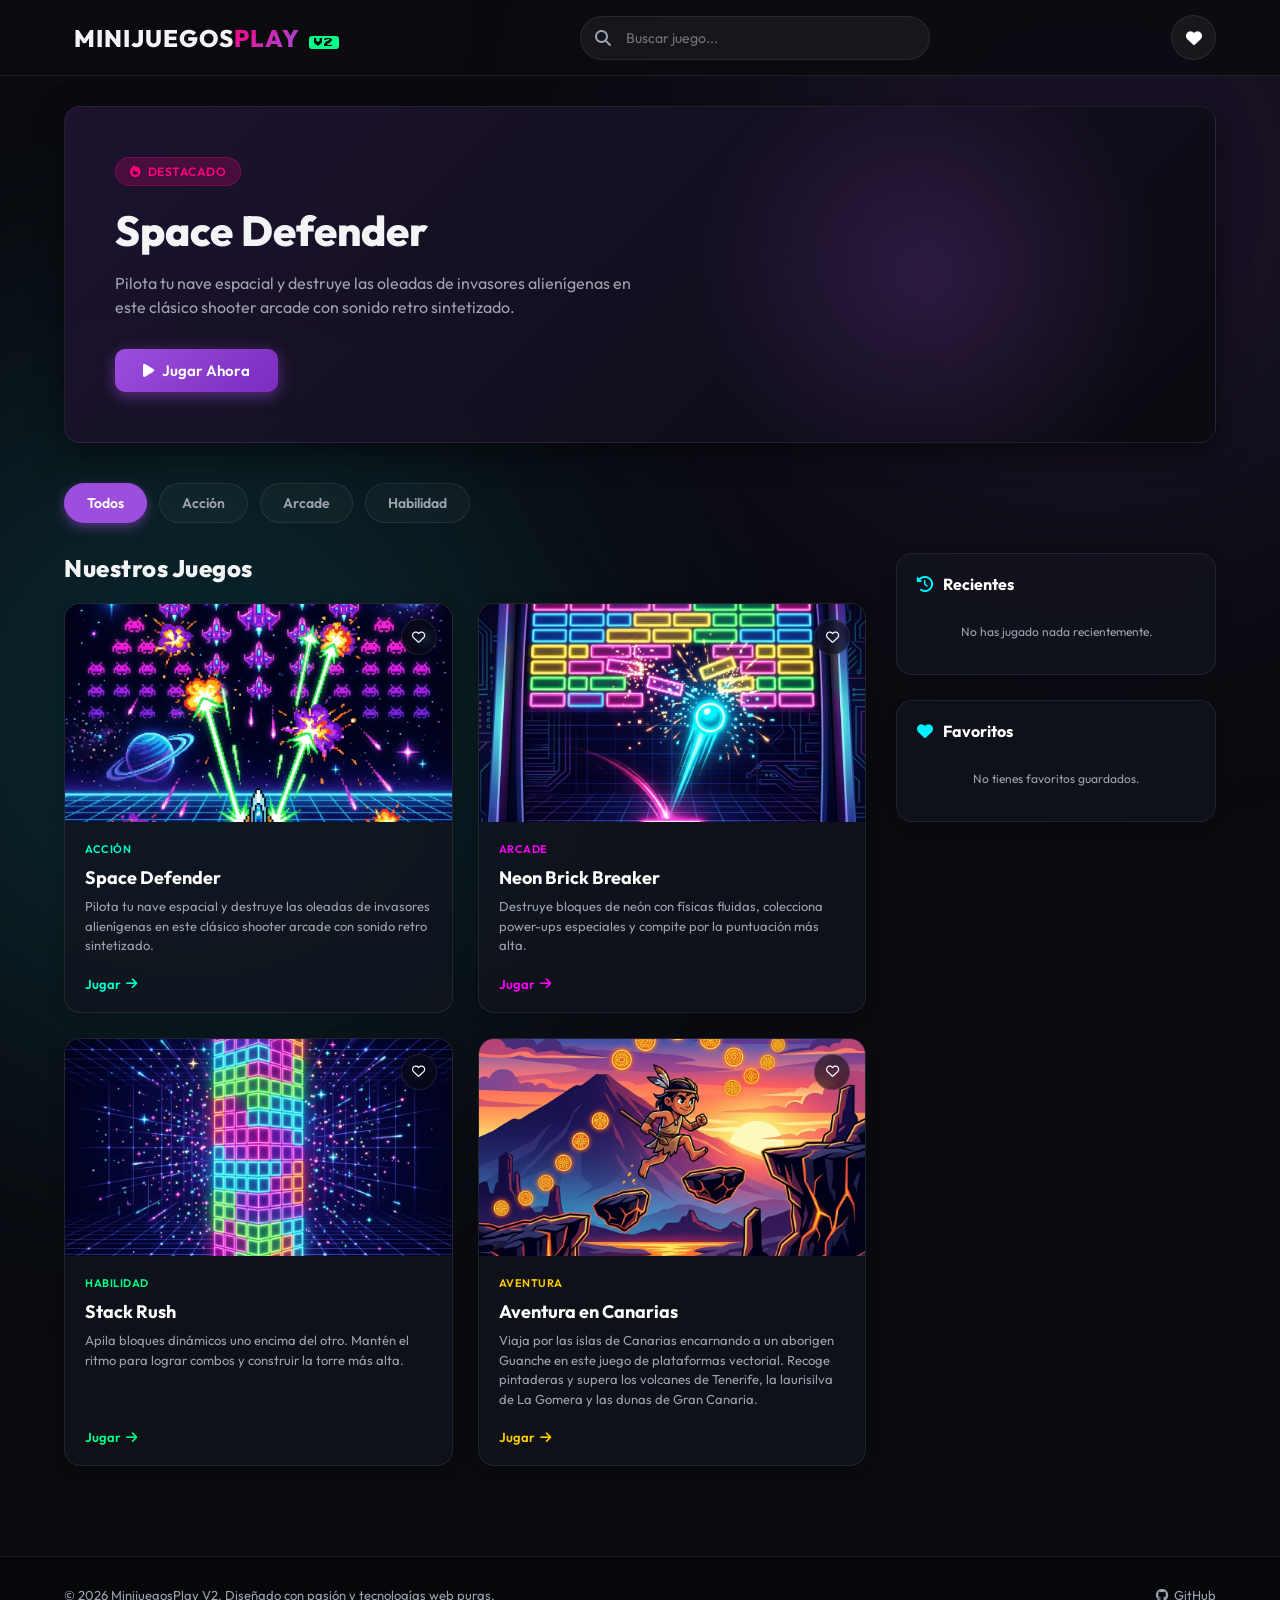
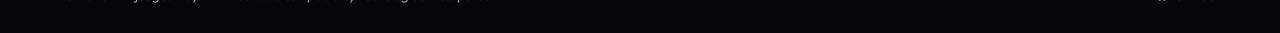
<file: index.html>
<!DOCTYPE html>
<html lang="es">
<head>
  <meta charset="UTF-8">
  <meta http-equiv="refresh" content="0; url=./site/index.html">
  <script type="text/javascript">
    window.location.href = "./site/index.html";
  </script>
  <title>Redirigiendo a MinijuegosPlay V2...</title>
  <style>
    body {
      background-color: #0a0b10;
      color: #9ca3af;
      font-family: sans-serif;
      display: flex;
      justify-content: center;
      align-items: center;
      height: 100vh;
      margin: 0;
    }
    a {
      color: #9d4edd;
      text-decoration: none;
    }
  </style>
</head>
<body>
  <p>Cargando portal. Si no eres redirigido automáticamente, <a href="./site/index.html">haz click aquí</a>.</p>
</body>
</html>
</file>
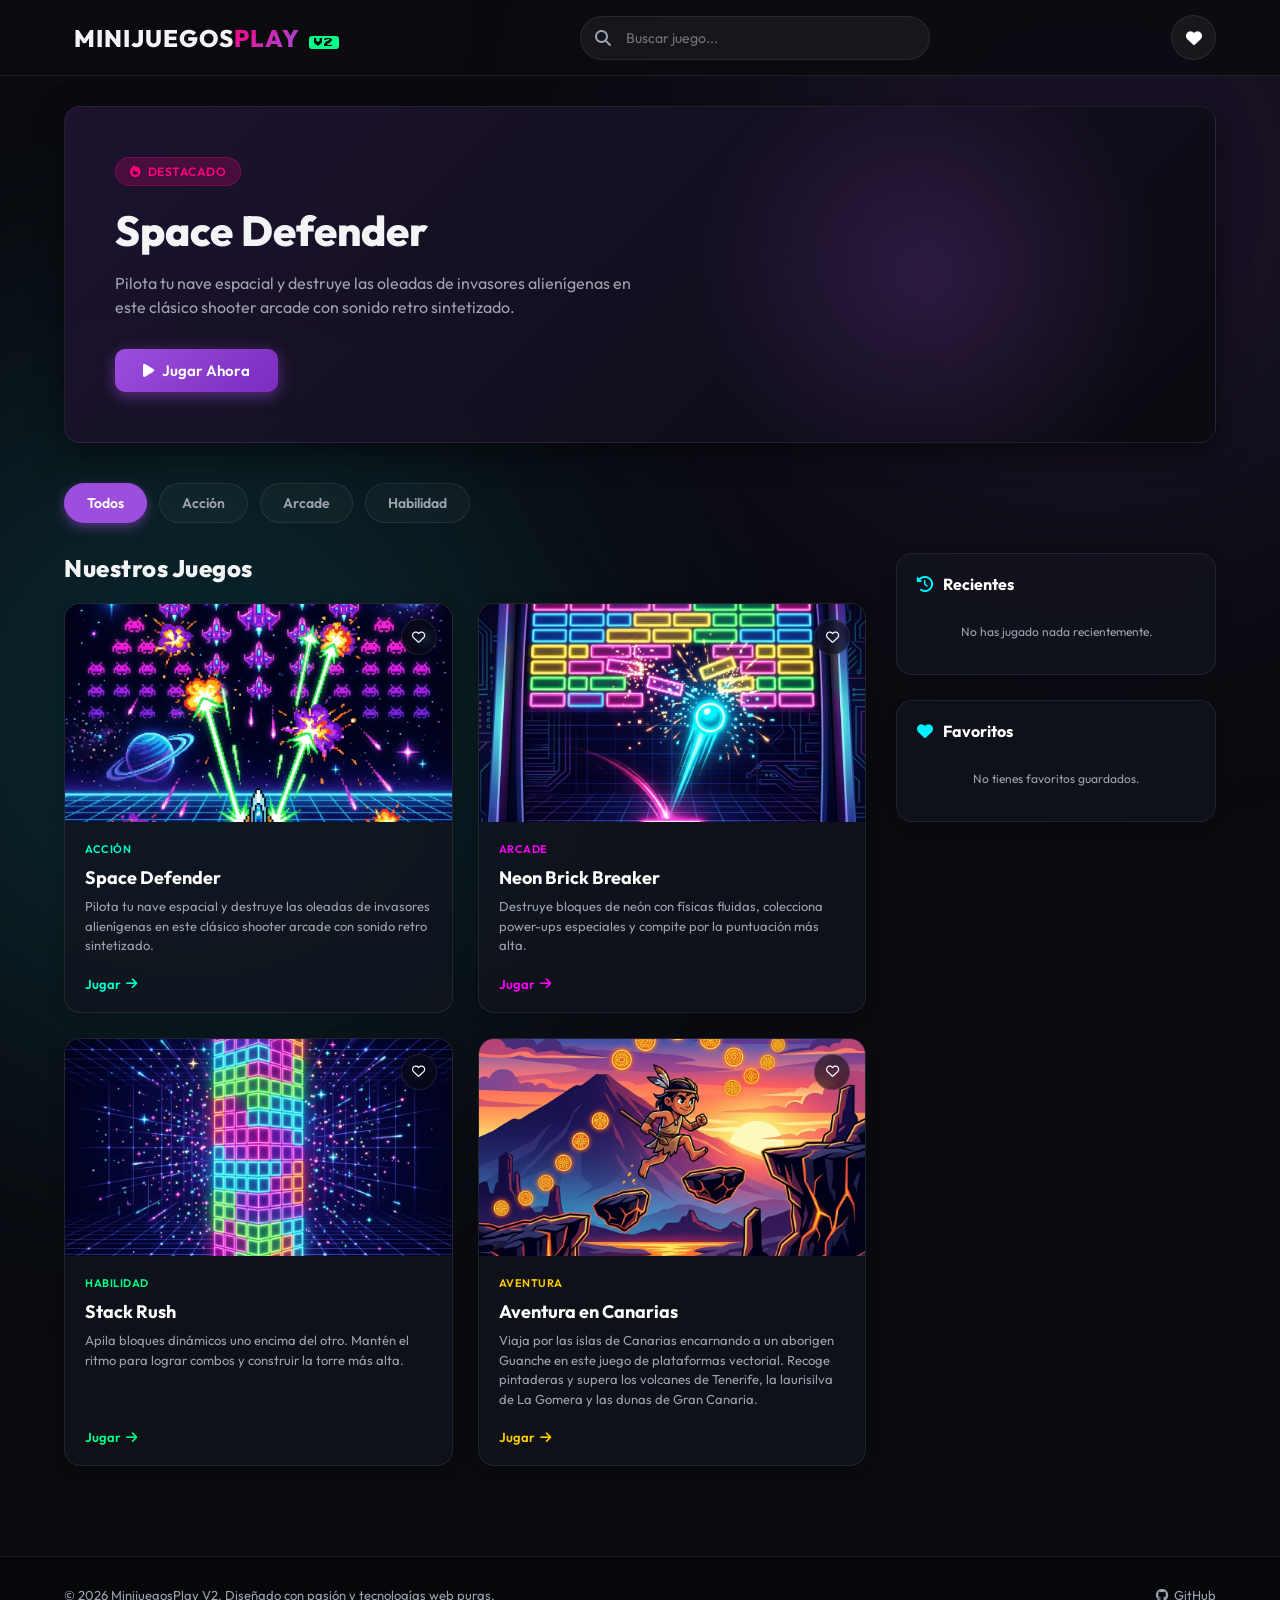
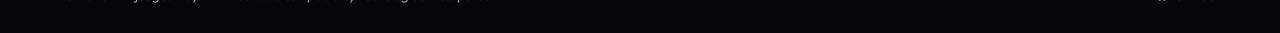
<file: site/index.html>
<!DOCTYPE html>
<html lang="es">
<head>
  <meta charset="UTF-8">
  <meta name="viewport" content="width=device-width, initial-scale=1.0">
  <title>MinijuegosPlay V2 | Tu Portal de Juegos Premium</title>
  <!-- Google Fonts -->
  <link rel="preconnect" href="https://fonts.googleapis.com">
  <link rel="preconnect" href="https://fonts.gstatic.com" crossorigin>
  <link href="https://fonts.googleapis.com/css2?family=Outfit:wght@300;400;600;800&family=Press+Start+2P&display=swap" rel="stylesheet">
  <!-- FontAwesome Icons -->
  <link rel="stylesheet" href="https://cdnjs.cloudflare.com/ajax/libs/font-awesome/6.4.0/css/all.min.css">
  <link rel="stylesheet" href="css/style.css">
</head>
<body>
  
  <!-- Ambient Background Glows -->
  <div class="ambient-glow glow-1"></div>
  <div class="ambient-glow glow-2"></div>

  <!-- Header -->
  <header>
    <div class="header-container">
      <div class="logo">
        <i class="fa-solid fa-gamepad-alt"></i>
        <span>MINIJUEGOS<span>PLAY</span> <small>V2</small></span>
      </div>
      
      <div class="search-box">
        <i class="fa-solid fa-magnifying-glass"></i>
        <input type="text" id="searchInput" placeholder="Buscar juego...">
      </div>

      <div class="nav-actions">
        <button id="showFavoritesBtn" class="btn-icon" title="Ver Favoritos">
          <i class="fa-solid fa-heart"></i>
        </button>
      </div>
    </div>
  </header>

  <!-- Main Layout -->
  <main class="main-container">
    
    <!-- Hero / Featured Game Section -->
    <section class="hero-section" id="heroSection">
      <div class="hero-content">
        <span class="hero-badge"><i class="fa-solid fa-fire"></i> DESTACADO</span>
        <h1 id="heroTitle">Cargando...</h1>
        <p id="heroDesc">Prepárate para la mejor experiencia arcade.</p>
        <div class="hero-actions">
          <button id="heroPlayBtn" class="btn btn-primary"><i class="fa-solid fa-play"></i> Jugar Ahora</button>
        </div>
      </div>
      <div class="hero-image-container" id="heroImageBg">
        <!-- Background image or canvas/css neon pattern -->
      </div>
    </section>

    <!-- Filters Section -->
    <section class="filters-section">
      <div class="categories-container" id="categoriesContainer">
        <button class="category-btn active" data-category="all">Todos</button>
        <button class="category-btn" data-category="Acción">Acción</button>
        <button class="category-btn" data-category="Arcade">Arcade</button>
        <button class="category-btn" data-category="Habilidad">Habilidad</button>
      </div>
    </section>

    <!-- Content Grid & Sidebar -->
    <div class="content-wrapper">
      
      <!-- Games Grid -->
      <section class="games-grid-section">
        <h2 class="section-title">Nuestros Juegos</h2>
        <div class="games-grid" id="gamesGrid">
          <!-- Dynamically populated via JS -->
        </div>
      </section>

      <!-- Sidebar -->
      <aside class="sidebar-section">
        
        <!-- Recently Played -->
        <div class="sidebar-card">
          <h3><i class="fa-solid fa-clock-rotate-left"></i> Recientes</h3>
          <div class="recent-list" id="recentList">
            <p class="empty-state">No has jugado nada recientemente.</p>
          </div>
        </div>

        <!-- Favorites List -->
        <div class="sidebar-card">
          <h3><i class="fa-solid fa-heart"></i> Favoritos</h3>
          <div class="favorites-list" id="favoritesList">
            <p class="empty-state">No tienes juegos favoritos agregados.</p>
          </div>
        </div>

      </aside>

    </div>
  </main>

  <!-- Footer -->
  <footer>
    <div class="footer-container">
      <p>&copy; 2026 MinijuegosPlay V2. Diseñado con pasión y tecnologías web puras.</p>
      <div class="footer-links">
        <a href="https://github.com/nmarafo/minijuegosplayv2" target="_blank"><i class="fa-brands fa-github"></i> GitHub</a>
      </div>
    </div>
  </footer>

  <!-- Game Player Modal overlay -->
  <div class="player-modal hidden" id="playerModal">
    <div class="modal-backdrop" id="modalBackdrop"></div>
    <div class="modal-container">
      
      <div class="modal-sidebar">
        <div class="sidebar-header">
          <button id="closePlayerBtn" class="btn btn-close"><i class="fa-solid fa-arrow-left"></i> Volver</button>
        </div>
        <div class="sidebar-info">
          <h2 id="modalGameTitle">Game Title</h2>
          <span class="category-tag" id="modalGameCategory">Category</span>
          <p class="game-desc" id="modalGameDesc">Description</p>
          
          <div class="instructions-card">
            <h4><i class="fa-solid fa-gamepad"></i> Instrucciones:</h4>
            <p id="modalGameInstructions">Instructions text...</p>
          </div>
        </div>
        <div class="sidebar-footer">
          <button id="modalFavBtn" class="btn btn-secondary btn-full"><i class="fa-solid fa-heart"></i> Favorito</button>
        </div>
      </div>

      <div class="modal-player-view">
        <div class="player-toolbar">
          <span class="status-indicator"><span class="dot"></span> Online</span>
          <div class="toolbar-actions">
            <button id="restartGameBtn" title="Reiniciar Juego"><i class="fa-solid fa-rotate-right"></i></button>
            <button id="fullscreenBtn" title="Pantalla Completa"><i class="fa-solid fa-expand"></i></button>
          </div>
        </div>
        <div class="iframe-wrapper">
          <iframe id="gameIframe" src="" frameborder="0" allowfullscreen></iframe>
        </div>
      </div>

    </div>
  </div>

  <script src="js/app.js"></script>
</body>
</html>
</file>
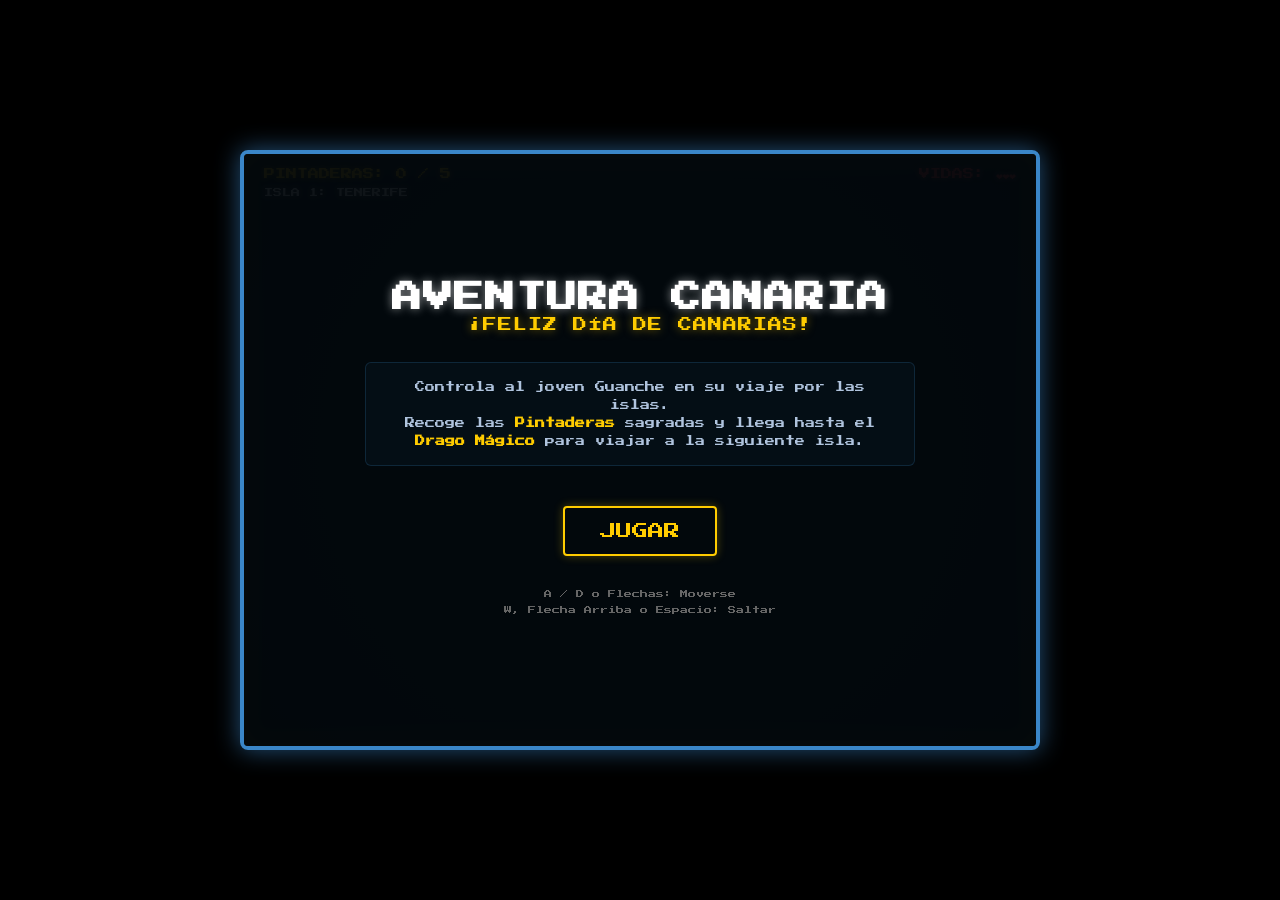
<file: games/aventura-canaria/index.html>
<!DOCTYPE html>
<html lang="es">
<head>
  <meta charset="UTF-8">
  <meta name="viewport" content="width=device-width, initial-scale=1.0">
  <title>Aventura en Canarias</title>
  <link href="https://fonts.googleapis.com/css2?family=Press+Start+2P&display=swap" rel="stylesheet">
  <link rel="stylesheet" href="style.css">
</head>
<body>
  <div class="game-container">
    <!-- UI Bar -->
    <div class="ui-bar">
      <div class="ui-left">
        <div class="score-container">PINTADERAS: <span id="score">0</span> / 5</div>
        <div class="level-container"><span id="levelName">ISLA 1: TENERIFE</span></div>
      </div>
      <div class="ui-right">
        <div class="lives-container">VIDAS: <span id="lives">❤❤❤</span></div>
      </div>
    </div>
    
    <canvas id="gameCanvas" width="800" height="600"></canvas>

    <!-- Virtual mobile touch pads (hidden on desktop) -->
    <div id="mobileControls" class="mobile-controls hidden">
      <div class="dpad">
        <button id="btnLeft" class="touch-btn"><i class="arrow-left">◀</i></button>
        <button id="btnRight" class="touch-btn"><i class="arrow-right">▶</i></button>
      </div>
      <div class="action-pad">
        <button id="btnJump" class="touch-btn action-btn"><i>▲</i></button>
      </div>
    </div>

    <!-- Start Screen -->
    <div class="screen" id="startScreen">
      <h1>AVENTURA CANARIA</h1>
      <p class="subtitle">¡FELIZ DÍA DE CANARIAS!</p>
      <div class="game-info">
        <p>Controla al joven Guanche en su viaje por las islas.</p>
        <p>Recoge las <strong>Pintaderas</strong> sagradas y llega hasta el <strong>Drago Mágico</strong> para viajar a la siguiente isla.</p>
      </div>
      <button id="startButton">JUGAR</button>
      <div class="controls-info">
        <p>A / D o Flechas: Moverse</p>
        <p>W, Flecha Arriba o Espacio: Saltar</p>
      </div>
    </div>

    <!-- Game Over Screen -->
    <div class="screen hidden" id="gameOverScreen">
      <h1 class="game-over-title">FIN DE LA AVENTURA</h1>
      <p>Te has quedado sin energías en el camino...</p>
      <button id="restartButton">REINTENTAR</button>
    </div>

    <!-- Win Screen -->
    <div class="screen hidden" id="winScreen">
      <h1 class="win-title">¡VICTORIA!</h1>
      <p class="subtitle">HAS UNIDO LAS SIETE ISLAS</p>
      <div class="game-info">
        <p>¡Has recolectado las pintaderas sagradas y completado el viaje por el archipiélago!</p>
        <p>¡Feliz Día de Canarias!</p>
      </div>
      <button id="winPlayAgainButton">JUGAR DE NUEVO</button>
    </div>
  </div>
  <script src="game.js"></script>
</body>
</html>
</file>
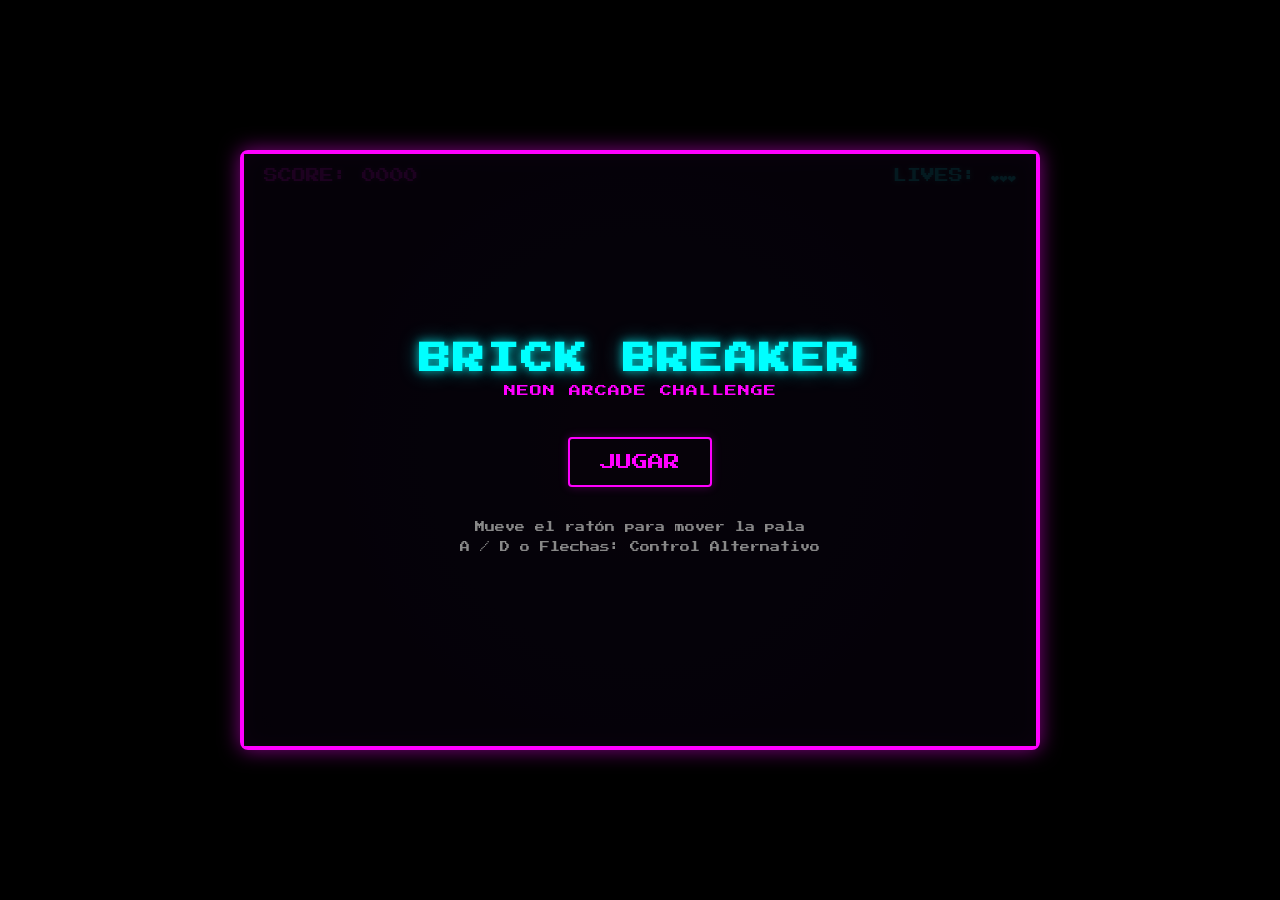
<file: games/brick-breaker/index.html>
<!DOCTYPE html>
<html lang="es">
<head>
  <meta charset="UTF-8">
  <meta name="viewport" content="width=device-width, initial-scale=1.0">
  <title>Neon Brick Breaker</title>
  <link href="https://fonts.googleapis.com/css2?family=Press+Start+2P&display=swap" rel="stylesheet">
  <link rel="stylesheet" href="style.css">
</head>
<body>
  <div class="game-container">
    <div class="ui-bar">
      <div class="score-container">SCORE: <span id="score">0000</span></div>
      <div class="lives-container">LIVES: <span id="lives">❤❤❤</span></div>
    </div>
    
    <canvas id="gameCanvas" width="800" height="600"></canvas>

    <div class="screen" id="startScreen">
      <h1>BRICK BREAKER</h1>
      <p class="subtitle">NEON ARCADE CHALLENGE</p>
      <button id="startButton">JUGAR</button>
      <div class="controls-info">
        <p>Mueve el ratón para mover la pala</p>
        <p>A / D o Flechas: Control Alternativo</p>
      </div>
    </div>

    <div class="screen hidden" id="gameOverScreen">
      <h1 class="game-over-title">FIN DEL JUEGO</h1>
      <p>Puntaje Final: <span id="finalScore">0</span></p>
      <button id="restartButton">REINTENTAR</button>
    </div>
  </div>
  <script src="game.js"></script>
</body>
</html>
</file>
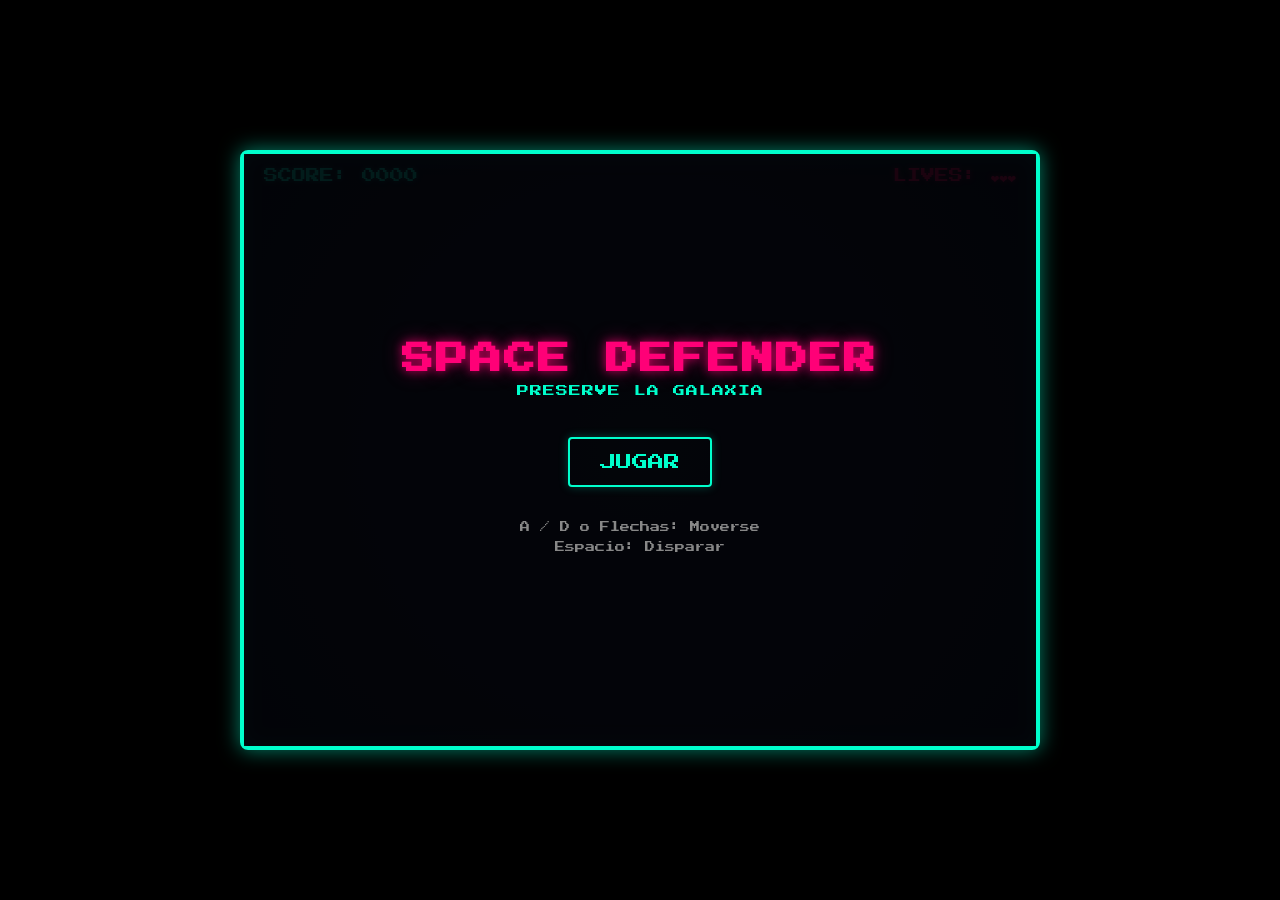
<file: games/space-defender/index.html>
<!DOCTYPE html>
<html lang="es">
<head>
  <meta charset="UTF-8">
  <meta name="viewport" content="width=device-width, initial-scale=1.0">
  <title>Retro Space Defender</title>
  <link href="https://fonts.googleapis.com/css2?family=Press+Start+2P&display=swap" rel="stylesheet">
  <link rel="stylesheet" href="style.css">
</head>
<body>
  <div class="game-container">
    <div class="ui-bar">
      <div class="score-container">SCORE: <span id="score">0000</span></div>
      <div class="lives-container">LIVES: <span id="lives">❤❤❤</span></div>
    </div>
    
    <canvas id="gameCanvas" width="800" height="600"></canvas>

    <div class="screen" id="startScreen">
      <h1>SPACE DEFENDER</h1>
      <p class="subtitle">PRESERVE LA GALAXIA</p>
      <button id="startButton">JUGAR</button>
      <div class="controls-info">
        <p>A / D o Flechas: Moverse</p>
        <p>Espacio: Disparar</p>
      </div>
    </div>

    <div class="screen hidden" id="gameOverScreen">
      <h1 class="game-over-title">FIN DEL JUEGO</h1>
      <p>Puntaje Final: <span id="finalScore">0</span></p>
      <button id="restartButton">REINTENTAR</button>
    </div>
  </div>
  <script src="game.js"></script>
</body>
</html>
</file>
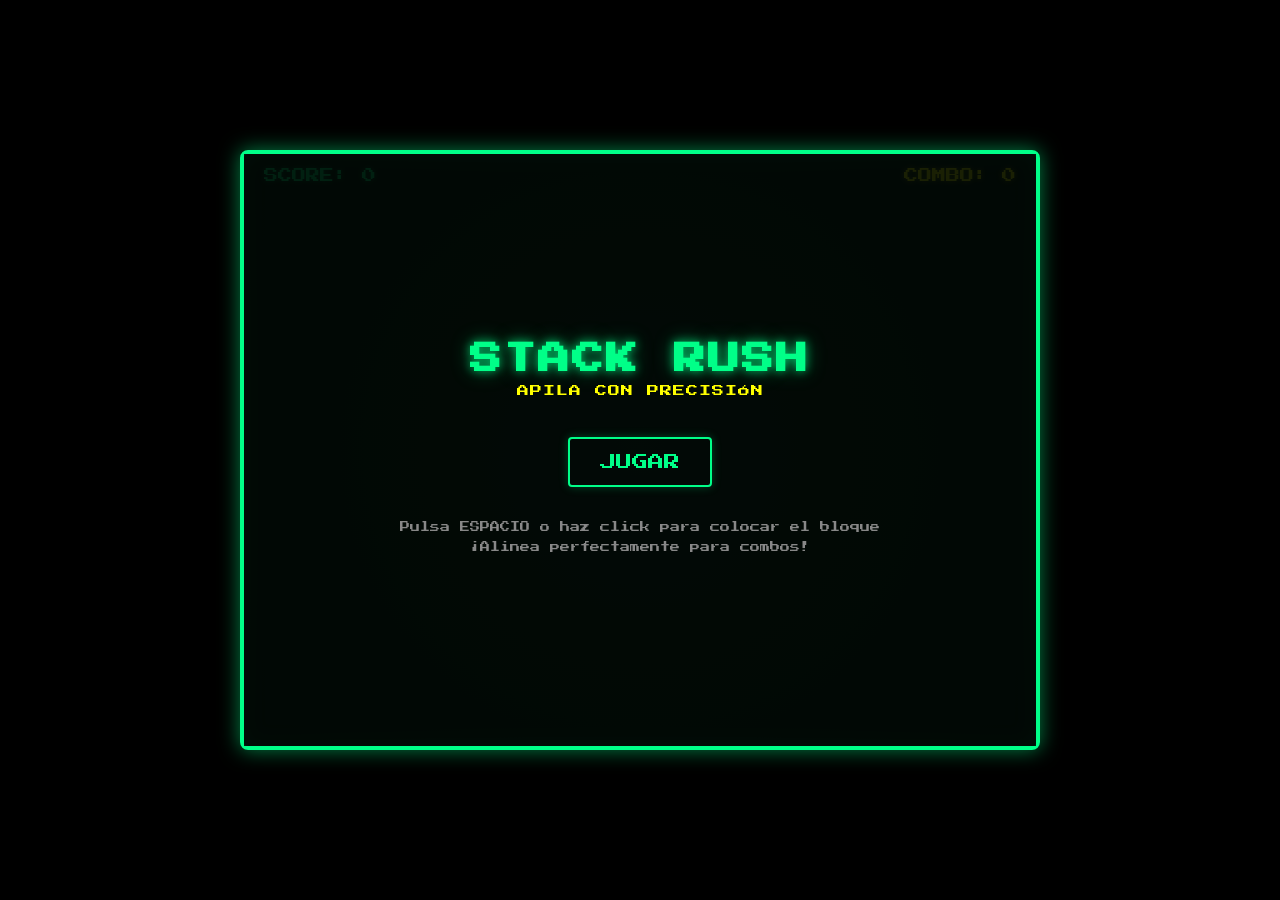
<file: games/stack-rush/index.html>
<!DOCTYPE html>
<html lang="es">
<head>
  <meta charset="UTF-8">
  <meta name="viewport" content="width=device-width, initial-scale=1.0">
  <title>Stack Rush</title>
  <link href="https://fonts.googleapis.com/css2?family=Press+Start+2P&display=swap" rel="stylesheet">
  <link rel="stylesheet" href="style.css">
</head>
<body>
  <div class="game-container">
    <div class="ui-bar">
      <div class="score-container">SCORE: <span id="score">0</span></div>
      <div class="combo-container">COMBO: <span id="combo">0</span></div>
    </div>
    
    <canvas id="gameCanvas" width="800" height="600"></canvas>

    <div class="screen" id="startScreen">
      <h1>STACK RUSH</h1>
      <p class="subtitle">APILA CON PRECISIÓN</p>
      <button id="startButton">JUGAR</button>
      <div class="controls-info">
        <p>Pulsa ESPACIO o haz click para colocar el bloque</p>
        <p>¡Alinea perfectamente para combos!</p>
      </div>
    </div>

    <div class="screen hidden" id="gameOverScreen">
      <h1 class="game-over-title">FIN DEL JUEGO</h1>
      <p>Puntaje Final: <span id="finalScore">0</span></p>
      <button id="restartButton">REINTENTAR</button>
    </div>
  </div>
  <script src="game.js"></script>
</body>
</html>
</file>
<file: site/css/style.css>
/* Design System & Variables */
:root {
  --bg-main: #0a0b10;
  --bg-surface: rgba(18, 20, 30, 0.7);
  --bg-surface-opaque: #12141e;
  --border-color: rgba(255, 255, 255, 0.08);
  --border-hover: rgba(255, 255, 255, 0.2);
  
  --primary: #9d4edd;
  --primary-glow: rgba(157, 78, 221, 0.5);
  --accent-cyan: #00f0ff;
  --accent-pink: #ff007f;
  --accent-green: #00ff88;
  
  --text-main: #f3f4f6;
  --text-muted: #9ca3af;
  --text-inverse: #0a0b10;
  
  --font-sans: 'Outfit', sans-serif;
  --font-display: 'Outfit', sans-serif;
  --transition-smooth: all 0.3s cubic-bezier(0.4, 0, 0.2, 1);
  --radius-lg: 16px;
  --radius-md: 10px;
  --radius-sm: 6px;
  --shadow-lg: 0 10px 30px rgba(0, 0, 0, 0.5);
}

/* Reset */
* {
  margin: 0;
  padding: 0;
  box-sizing: border-box;
}

body {
  background-color: var(--bg-main);
  color: var(--text-main);
  font-family: var(--font-sans);
  overflow-x: hidden;
  position: relative;
  min-height: 100vh;
  display: flex;
  flex-direction: column;
}

/* Ambient Background Lights */
.ambient-glow {
  position: fixed;
  width: 50vw;
  height: 50vw;
  border-radius: 50%;
  pointer-events: none;
  filter: blur(160px);
  z-index: -1;
  opacity: 0.15;
}

.glow-1 {
  background: var(--primary);
  top: -10vw;
  right: -10vw;
}

.glow-2 {
  background: var(--accent-cyan);
  bottom: -10vw;
  left: -10vw;
}

/* Header */
header {
  background: rgba(10, 11, 16, 0.8);
  backdrop-filter: blur(12px);
  border-bottom: 1px solid var(--border-color);
  position: sticky;
  top: 0;
  z-index: 100;
  padding: 15px 0;
}

.header-container {
  width: 90%;
  max-width: 1400px;
  margin: 0 auto;
  display: flex;
  justify-content: space-between;
  align-items: center;
}

.logo {
  font-family: var(--font-display);
  font-weight: 800;
  font-size: 24px;
  display: flex;
  align-items: center;
  gap: 10px;
  letter-spacing: 1px;
}

.logo i {
  color: var(--accent-cyan);
  font-size: 28px;
  text-shadow: 0 0 10px rgba(0, 240, 255, 0.5);
}

.logo span span {
  background: linear-gradient(135deg, var(--accent-pink), var(--primary));
  -webkit-background-clip: text;
  -webkit-text-fill-color: transparent;
}

.logo small {
  font-family: 'Press Start 2P', monospace;
  font-size: 9px;
  background: var(--accent-green);
  color: #000;
  padding: 2px 5px;
  border-radius: 3px;
  margin-left: 5px;
  font-weight: normal;
}

.search-box {
  position: relative;
  width: 350px;
}

.search-box i {
  position: absolute;
  left: 15px;
  top: 50%;
  transform: translateY(-50%);
  color: var(--text-muted);
}

.search-box input {
  width: 100%;
  padding: 12px 15px 12px 45px;
  background: rgba(255, 255, 255, 0.05);
  border: 1px solid var(--border-color);
  border-radius: 30px;
  color: #fff;
  font-family: var(--font-sans);
  font-size: 14px;
  outline: none;
  transition: var(--transition-smooth);
}

.search-box input:focus {
  background: rgba(255, 255, 255, 0.08);
  border-color: var(--primary);
  box-shadow: 0 0 15px var(--primary-glow);
}

.nav-actions {
  display: flex;
  gap: 15px;
}

/* Main Container Layout */
.main-container {
  width: 90%;
  max-width: 1400px;
  margin: 30px auto;
  flex: 1;
}

/* Hero Section */
.hero-section {
  position: relative;
  background: linear-gradient(135deg, rgba(30, 20, 50, 0.8) 0%, rgba(10, 11, 16, 0.9) 100%);
  border: 1px solid var(--border-color);
  border-radius: var(--radius-lg);
  padding: 50px;
  overflow: hidden;
  display: flex;
  justify-content: space-between;
  align-items: center;
  margin-bottom: 40px;
  box-shadow: var(--shadow-lg);
}

.hero-content {
  max-width: 50%;
  z-index: 2;
}

.hero-badge {
  display: inline-flex;
  align-items: center;
  gap: 6px;
  background: rgba(255, 0, 127, 0.2);
  color: var(--accent-pink);
  border: 1px solid rgba(255, 0, 127, 0.3);
  padding: 6px 14px;
  border-radius: 30px;
  font-size: 12px;
  font-weight: 600;
  text-transform: uppercase;
  margin-bottom: 20px;
  letter-spacing: 0.5px;
}

.hero-section h1 {
  font-size: 42px;
  font-weight: 800;
  margin-bottom: 15px;
  line-height: 1.2;
}

.hero-section p {
  color: var(--text-muted);
  font-size: 16px;
  margin-bottom: 30px;
  line-height: 1.5;
}

.hero-image-container {
  position: absolute;
  right: 0;
  top: 0;
  width: 50%;
  height: 100%;
  background: radial-gradient(circle, rgba(157, 78, 221, 0.2) 0%, transparent 70%);
  z-index: 1;
  pointer-events: none;
}

/* Buttons */
.btn {
  display: inline-flex;
  align-items: center;
  gap: 8px;
  padding: 12px 28px;
  border-radius: var(--radius-md);
  font-family: var(--font-sans);
  font-size: 15px;
  font-weight: 600;
  cursor: pointer;
  transition: var(--transition-smooth);
  outline: none;
}

.btn-primary {
  background: linear-gradient(135deg, var(--primary), #7b2cbf);
  color: #fff;
  border: none;
  box-shadow: 0 4px 15px var(--primary-glow);
}

.btn-primary:hover {
  transform: translateY(-2px);
  box-shadow: 0 6px 20px rgba(157, 78, 221, 0.7);
}

.btn-secondary {
  background: rgba(255, 255, 255, 0.05);
  color: #fff;
  border: 1px solid var(--border-color);
}

.btn-secondary:hover {
  background: rgba(255, 255, 255, 0.1);
  border-color: var(--border-hover);
}

.btn-full {
  width: 100%;
  justify-content: center;
}

.btn-icon {
  background: rgba(255, 255, 255, 0.05);
  border: 1px solid var(--border-color);
  color: #fff;
  width: 45px;
  height: 45px;
  border-radius: 50%;
  display: flex;
  align-items: center;
  justify-content: center;
  cursor: pointer;
  font-size: 16px;
  transition: var(--transition-smooth);
}

.btn-icon:hover {
  background: rgba(255, 255, 255, 0.1);
  border-color: var(--border-hover);
  color: var(--accent-pink);
  transform: scale(1.05);
}

.btn-icon.active {
  background: rgba(255, 0, 127, 0.2);
  color: var(--accent-pink);
  border-color: var(--accent-pink);
}

/* Category Filters */
.filters-section {
  margin-bottom: 30px;
}

.categories-container {
  display: flex;
  gap: 12px;
  flex-wrap: wrap;
}

.category-btn {
  background: rgba(255, 255, 255, 0.03);
  border: 1px solid var(--border-color);
  color: var(--text-muted);
  padding: 10px 22px;
  border-radius: 30px;
  font-family: var(--font-sans);
  font-size: 14px;
  font-weight: 600;
  cursor: pointer;
  transition: var(--transition-smooth);
}

.category-btn:hover {
  background: rgba(255, 255, 255, 0.07);
  color: #fff;
  border-color: var(--border-hover);
}

.category-btn.active {
  background: var(--primary);
  color: #fff;
  border-color: var(--primary);
  box-shadow: 0 4px 12px var(--primary-glow);
}

/* Content wrapper */
.content-wrapper {
  display: grid;
  grid-template-columns: 1fr 320px;
  gap: 30px;
}

.section-title {
  font-size: 24px;
  font-weight: 800;
  margin-bottom: 20px;
  letter-spacing: 0.5px;
}

/* Games Grid */
.games-grid {
  display: grid;
  grid-template-columns: repeat(auto-fill, minmax(280px, 1fr));
  gap: 25px;
}

/* Card glassmorphism styling */
.game-card {
  background: var(--bg-surface);
  backdrop-filter: blur(12px);
  border: 1px solid var(--border-color);
  border-radius: var(--radius-lg);
  overflow: hidden;
  display: flex;
  flex-direction: column;
  height: 100%;
  transition: var(--transition-smooth);
  box-shadow: 0 4px 15px rgba(0, 0, 0, 0.2);
}

.game-card:hover {
  transform: translateY(-5px);
  border-color: var(--border-hover);
  box-shadow: 0 10px 25px rgba(0, 0, 0, 0.4);
}

.card-img-wrapper {
  position: relative;
  padding-top: 56.25%; /* 16:9 Aspect Ratio */
  overflow: hidden;
  background: #151825;
}

/* Custom CSS visual pattern when thumbnail image isn't loaded */
.card-img-placeholder {
  position: absolute;
  top: 0;
  left: 0;
  width: 100%;
  height: 100%;
  display: flex;
  align-items: center;
  justify-content: center;
  transition: var(--transition-smooth);
}

.game-card:hover .card-img-placeholder {
  transform: scale(1.08);
}

.card-img-placeholder img {
  width: 100%;
  height: 100%;
  object-fit: cover;
  position: absolute;
  top: 0;
  left: 0;
}

.card-fav-btn {
  position: absolute;
  top: 15px;
  right: 15px;
  background: rgba(10, 11, 16, 0.6);
  backdrop-filter: blur(5px);
  border: 1px solid rgba(255, 255, 255, 0.1);
  color: #fff;
  width: 36px;
  height: 36px;
  border-radius: 50%;
  display: flex;
  align-items: center;
  justify-content: center;
  cursor: pointer;
  z-index: 5;
  transition: var(--transition-smooth);
}

.card-fav-btn:hover {
  background: #fff;
  color: var(--accent-pink);
  transform: scale(1.1);
}

.card-fav-btn.active {
  background: var(--accent-pink);
  color: #fff;
  border-color: var(--accent-pink);
}

.card-content {
  padding: 20px;
  display: flex;
  flex-direction: column;
  flex: 1;
}

.card-header-row {
  display: flex;
  justify-content: space-between;
  align-items: flex-start;
  margin-bottom: 10px;
}

.card-category {
  font-size: 11px;
  font-weight: 600;
  color: var(--text-muted);
  text-transform: uppercase;
  letter-spacing: 0.5px;
}

.card-title {
  font-size: 18px;
  font-weight: 700;
  color: #fff;
  margin-bottom: 8px;
  line-height: 1.3;
}

.card-desc {
  font-size: 13px;
  color: var(--text-muted);
  line-height: 1.5;
  margin-bottom: 20px;
  flex: 1;
}

.card-footer {
  display: flex;
  justify-content: space-between;
  align-items: center;
  margin-top: auto;
}

.play-badge {
  font-size: 13px;
  font-weight: 600;
  color: var(--accent-cyan);
  display: flex;
  align-items: center;
  gap: 5px;
  transition: var(--transition-smooth);
}

.game-card:hover .play-badge {
  color: #fff;
  transform: translateX(3px);
}

/* Sidebar styling */
.sidebar-section {
  display: flex;
  flex-direction: column;
  gap: 25px;
}

.sidebar-card {
  background: var(--bg-surface);
  backdrop-filter: blur(12px);
  border: 1px solid var(--border-color);
  border-radius: var(--radius-lg);
  padding: 20px;
  box-shadow: 0 4px 15px rgba(0, 0, 0, 0.2);
}

.sidebar-card h3 {
  font-size: 16px;
  font-weight: 700;
  margin-bottom: 15px;
  display: flex;
  align-items: center;
  gap: 10px;
  color: #fff;
}

.sidebar-card h3 i {
  color: var(--accent-cyan);
}

.empty-state {
  color: var(--text-muted);
  font-size: 12px;
  text-align: center;
  padding: 15px 0;
}

/* Lists inside Sidebar */
.recent-list, .favorites-list {
  display: flex;
  flex-direction: column;
  gap: 12px;
}

.mini-game-item {
  display: flex;
  align-items: center;
  gap: 12px;
  padding: 8px;
  border-radius: var(--radius-md);
  cursor: pointer;
  transition: var(--transition-smooth);
  border: 1px solid transparent;
}

.mini-game-item:hover {
  background: rgba(255, 255, 255, 0.03);
  border-color: var(--border-color);
}

.mini-img {
  width: 45px;
  height: 45px;
  border-radius: var(--radius-sm);
  background: #1a1a24;
  overflow: hidden;
  display: flex;
  align-items: center;
  justify-content: center;
}

.mini-img img {
  width: 100%;
  height: 100%;
  object-fit: cover;
}

.mini-info {
  flex: 1;
}

.mini-name {
  font-size: 13px;
  font-weight: 600;
  color: #fff;
  margin-bottom: 2px;
}

.mini-cat {
  font-size: 10px;
  color: var(--text-muted);
}

.mini-play-btn {
  color: var(--text-muted);
  font-size: 12px;
  transition: var(--transition-smooth);
}

.mini-game-item:hover .mini-play-btn {
  color: var(--accent-cyan);
  transform: scale(1.1);
}

/* Footer */
footer {
  background: #06070a;
  border-top: 1px solid var(--border-color);
  padding: 30px 0;
  margin-top: 60px;
  font-size: 13px;
  color: var(--text-muted);
}

.footer-container {
  width: 90%;
  max-width: 1400px;
  margin: 0 auto;
  display: flex;
  justify-content: space-between;
  align-items: center;
}

.footer-links a {
  color: var(--text-muted);
  text-decoration: none;
  display: flex;
  align-items: center;
  gap: 5px;
  transition: var(--transition-smooth);
}

.footer-links a:hover {
  color: #fff;
}

/* Player Modal Overlay Screen (Glassmorphism overlay) */
.player-modal {
  position: fixed;
  top: 0;
  left: 0;
  width: 100vw;
  height: 100vh;
  z-index: 1000;
  display: flex;
  align-items: center;
  justify-content: center;
  transition: opacity 0.3s ease;
}

.player-modal.hidden {
  display: none;
  opacity: 0;
  pointer-events: none;
}

.modal-backdrop {
  position: absolute;
  width: 100%;
  height: 100%;
  background: rgba(6, 7, 10, 0.85);
  backdrop-filter: blur(15px);
  z-index: 1;
}

.modal-container {
  position: relative;
  width: 92%;
  height: 88%;
  max-width: 1400px;
  background: #0f1016;
  border: 1px solid var(--border-color);
  border-radius: var(--radius-lg);
  z-index: 2;
  display: grid;
  grid-template-columns: 320px 1fr;
  overflow: hidden;
  box-shadow: 0 20px 50px rgba(0,0,0,0.6);
}

/* Modal Sidebar */
.modal-sidebar {
  border-right: 1px solid var(--border-color);
  background: #13151f;
  display: flex;
  flex-direction: column;
  height: 100%;
}

.sidebar-header {
  padding: 20px;
  border-bottom: 1px solid var(--border-color);
}

.btn-close {
  background: rgba(255,255,255,0.05);
  color: #fff;
  border: 1px solid var(--border-color);
  width: 100%;
  justify-content: flex-start;
}

.btn-close:hover {
  background: rgba(255,30,80,0.1);
  border-color: rgba(255,30,80,0.3);
  color: var(--accent-pink);
}

.sidebar-info {
  padding: 25px;
  flex: 1;
  overflow-y: auto;
}

.sidebar-info h2 {
  font-size: 24px;
  font-weight: 800;
  margin-bottom: 5px;
  color: #fff;
}

.category-tag {
  display: inline-block;
  font-size: 10px;
  font-weight: 700;
  text-transform: uppercase;
  background: rgba(255,255,255,0.06);
  padding: 4px 10px;
  border-radius: 20px;
  color: var(--accent-cyan);
  margin-bottom: 20px;
}

.game-desc {
  font-size: 13.5px;
  color: var(--text-muted);
  line-height: 1.5;
  margin-bottom: 25px;
}

.instructions-card {
  background: rgba(255, 255, 255, 0.02);
  border: 1px solid var(--border-color);
  border-radius: var(--radius-md);
  padding: 15px;
}

.instructions-card h4 {
  font-size: 13px;
  font-weight: 700;
  margin-bottom: 8px;
  color: #fff;
  display: flex;
  align-items: center;
  gap: 8px;
}

.instructions-card h4 i {
  color: var(--accent-green);
}

.instructions-card p {
  font-size: 12px;
  color: var(--text-muted);
  line-height: 1.5;
}

.sidebar-footer {
  padding: 20px;
  border-top: 1px solid var(--border-color);
}

/* Modal Player Canvas Area */
.modal-player-view {
  display: flex;
  flex-direction: column;
  height: 100%;
  background: #0a0b10;
}

.player-toolbar {
  height: 60px;
  border-bottom: 1px solid var(--border-color);
  padding: 0 25px;
  display: flex;
  justify-content: space-between;
  align-items: center;
  background: #0f1016;
}

.status-indicator {
  font-size: 12px;
  color: var(--text-muted);
  display: flex;
  align-items: center;
  gap: 8px;
}

.status-indicator .dot {
  width: 8px;
  height: 8px;
  border-radius: 50%;
  background: var(--accent-green);
  box-shadow: 0 0 8px var(--accent-green);
}

.toolbar-actions {
  display: flex;
  gap: 10px;
}

.toolbar-actions button {
  background: rgba(255,255,255,0.04);
  border: 1px solid var(--border-color);
  color: var(--text-muted);
  width: 38px;
  height: 38px;
  border-radius: 50%;
  cursor: pointer;
  display: flex;
  align-items: center;
  justify-content: center;
  transition: var(--transition-smooth);
}

.toolbar-actions button:hover {
  background: rgba(255,255,255,0.08);
  color: #fff;
  border-color: var(--border-hover);
}

.iframe-wrapper {
  flex: 1;
  position: relative;
  display: flex;
  justify-content: center;
  align-items: center;
  background: #000;
  overflow: hidden;
}

.iframe-wrapper iframe {
  width: 100%;
  height: 100%;
  border: none;
  max-width: 800px;
  max-height: 600px;
  box-shadow: 0 0 40px rgba(0,0,0,0.8);
  background: #000;
}

/* Fullscreen handling */
.iframe-wrapper.fullscreen-mode {
  position: fixed;
  top: 0;
  left: 0;
  width: 100vw;
  height: 100vh;
  z-index: 9999;
}
.iframe-wrapper.fullscreen-mode iframe {
  max-width: 100% !important;
  max-height: 100% !important;
  width: 100% !important;
  height: 100% !important;
}

/* Responsive tweaks */
@media (max-width: 1024px) {
  .content-wrapper {
    grid-template-columns: 1fr;
  }
  .hero-section {
    padding: 30px;
  }
  .hero-content {
    max-width: 70%;
  }
}

@media (max-width: 768px) {
  .header-container {
    flex-direction: column;
    gap: 15px;
  }
  .search-box {
    width: 100%;
  }
  .modal-container {
    grid-template-columns: 1fr;
    grid-template-rows: auto 1fr;
  }
  .modal-sidebar {
    border-right: none;
    border-bottom: 1px solid var(--border-color);
    height: auto;
  }
  .sidebar-info {
    display: none; /* collapse info on small screens */
  }
}
</file>
<file: games/aventura-canaria/style.css>
* {
  margin: 0;
  padding: 0;
  box-sizing: border-box;
}

body {
  background: #000;
  color: #fff;
  font-family: 'Press Start 2P', monospace;
  display: flex;
  justify-content: center;
  align-items: center;
  height: 100vh;
  overflow: hidden;
  user-select: none;
}

.game-container {
  position: relative;
  width: 800px;
  height: 600px;
  border: 4px solid #3a86c8; /* Canary Blue */
  box-shadow: 0 0 25px rgba(58, 134, 200, 0.6), inset 0 0 25px rgba(255, 204, 0, 0.3); /* Yellow/Blue glow */
  background: radial-gradient(circle, #09131a 0%, #020508 100%);
  border-radius: 8px;
  overflow: hidden;
}

#gameCanvas {
  display: block;
  background: transparent;
}

.ui-bar {
  position: absolute;
  top: 15px;
  left: 20px;
  right: 20px;
  display: flex;
  justify-content: space-between;
  font-size: 11px;
  color: #ffcc00; /* Canary Yellow */
  z-index: 5;
  text-shadow: 0 0 5px rgba(255, 204, 0, 0.7);
}

.ui-left {
  display: flex;
  flex-direction: column;
  gap: 8px;
}

.level-container {
  color: #fff;
  font-size: 9px;
  text-shadow: 0 0 5px rgba(255, 255, 255, 0.5);
}

.lives-container {
  color: #ff3b3b;
  text-shadow: 0 0 5px rgba(255, 59, 59, 0.7);
}

/* Virtual Mobile controls */
.mobile-controls {
  position: absolute;
  bottom: 25px;
  left: 20px;
  right: 20px;
  display: flex;
  justify-content: space-between;
  align-items: center;
  z-index: 20;
  pointer-events: none;
}

.mobile-controls.hidden {
  display: none !important;
}

.dpad, .action-pad {
  display: flex;
  gap: 15px;
  pointer-events: auto;
}

.touch-btn {
  width: 65px;
  height: 65px;
  border-radius: 50%;
  background: rgba(10, 20, 30, 0.6);
  border: 3px solid #3a86c8;
  color: #3a86c8;
  font-size: 24px;
  font-family: Arial, sans-serif;
  font-weight: bold;
  display: flex;
  align-items: center;
  justify-content: center;
  cursor: pointer;
  outline: none;
  transition: all 0.1s ease;
  box-shadow: 0 0 10px rgba(58, 134, 200, 0.4);
}

.touch-btn:active {
  background: #3a86c8;
  color: #000;
  box-shadow: 0 0 20px #3a86c8;
  transform: scale(0.9);
}

.touch-btn.action-btn {
  border-color: #ffcc00;
  color: #ffcc00;
  box-shadow: 0 0 10px rgba(255, 204, 0, 0.4);
}

.touch-btn.action-btn:active {
  background: #ffcc00;
  color: #000;
  box-shadow: 0 0 20px #ffcc00;
}

/* Screens */
.screen {
  position: absolute;
  top: 0;
  left: 0;
  width: 100%;
  height: 100%;
  display: flex;
  flex-direction: column;
  justify-content: center;
  align-items: center;
  background: rgba(3, 8, 12, 0.95);
  z-index: 10;
  text-align: center;
  padding: 30px;
}

.screen.hidden {
  display: none;
}

h1 {
  font-size: 30px;
  color: #fff;
  margin-bottom: 5px;
  text-shadow: 0 0 10px rgba(255, 255, 255, 0.5);
  letter-spacing: 1px;
}

.subtitle {
  font-size: 14px;
  color: #ffcc00;
  margin-bottom: 30px;
  letter-spacing: 1px;
  text-shadow: 0 0 10px rgba(255, 204, 0, 0.5);
  animation: pulse 1.5s infinite alternate;
}

.game-over-title {
  color: #ff3333;
  text-shadow: 0 0 10px rgba(255, 51, 51, 0.6);
}

.win-title {
  color: #00ff88;
  text-shadow: 0 0 15px rgba(0, 255, 136, 0.7);
}

.game-info {
  max-width: 550px;
  font-size: 10px;
  color: #b0c4de;
  line-height: 1.8;
  margin-bottom: 40px;
  border: 1px solid rgba(58, 134, 200, 0.2);
  padding: 15px;
  border-radius: 6px;
  background: rgba(58, 134, 200, 0.05);
}

.game-info strong {
  color: #ffcc00;
}

button {
  font-family: 'Press Start 2P', monospace;
  background: transparent;
  color: #ffcc00;
  border: 2px solid #ffcc00;
  padding: 15px 35px;
  font-size: 16px;
  cursor: pointer;
  outline: none;
  transition: all 0.2s ease;
  box-shadow: 0 0 10px rgba(255, 204, 0, 0.3);
  margin-bottom: 30px;
  border-radius: 4px;
}

button:hover {
  background: #ffcc00;
  color: #000;
  box-shadow: 0 0 20px rgba(255, 204, 0, 0.8);
  transform: scale(1.05);
}

button:active {
  transform: scale(0.95);
}

.controls-info {
  font-size: 8px;
  color: #666;
  line-height: 2;
}

@keyframes pulse {
  from {
    transform: scale(1);
  }
  to {
    transform: scale(1.03);
  }
}
</file>
<file: games/brick-breaker/style.css>
* {
  margin: 0;
  padding: 0;
  box-sizing: border-box;
}

body {
  background: #000;
  color: #fff;
  font-family: 'Press Start 2P', monospace;
  display: flex;
  justify-content: center;
  align-items: center;
  height: 100vh;
  overflow: hidden;
  user-select: none;
}

.game-container {
  position: relative;
  width: 800px;
  height: 600px;
  border: 4px solid #ff00ff;
  box-shadow: 0 0 20px #ff00ff80, inset 0 0 20px #ff00ff40;
  background: radial-gradient(circle, #12091a 0%, #050208 100%);
  border-radius: 8px;
}

#gameCanvas {
  display: block;
  background: transparent;
}

.ui-bar {
  position: absolute;
  top: 15px;
  left: 20px;
  right: 20px;
  display: flex;
  justify-content: space-between;
  font-size: 14px;
  color: #ff00ff;
  z-index: 5;
  text-shadow: 0 0 5px #ff00ff80;
}

.lives-container {
  color: #00ffff;
  text-shadow: 0 0 5px #00ffff80;
}

.screen {
  position: absolute;
  top: 0;
  left: 0;
  width: 100%;
  height: 100%;
  display: flex;
  flex-direction: column;
  justify-content: center;
  align-items: center;
  background: rgba(5, 2, 8, 0.9);
  z-index: 10;
  text-align: center;
  padding: 20px;
}

.screen.hidden {
  display: none;
}

h1 {
  font-size: 32px;
  color: #00ffff;
  margin-bottom: 10px;
  text-shadow: 0 0 10px #00ffffaa, 0 0 20px #00ffff66;
  letter-spacing: 2px;
  animation: pulse 1.5s infinite alternate;
}

.game-over-title {
  color: #ff3333;
  text-shadow: 0 0 10px #ff3333aa, 0 0 20px #ff333366;
}

.subtitle {
  font-size: 12px;
  color: #ff00ff;
  margin-bottom: 40px;
  letter-spacing: 1px;
}

button {
  font-family: 'Press Start 2P', monospace;
  background: transparent;
  color: #ff00ff;
  border: 2px solid #ff00ff;
  padding: 15px 30px;
  font-size: 16px;
  cursor: pointer;
  outline: none;
  transition: all 0.2s ease;
  box-shadow: 0 0 10px #ff00ff40;
  margin-bottom: 30px;
  border-radius: 4px;
}

button:hover {
  background: #ff00ff;
  color: #000;
  box-shadow: 0 0 20px #ff00ff99;
  transform: scale(1.05);
}

button:active {
  transform: scale(0.95);
}

.controls-info {
  font-size: 10px;
  color: #888;
  line-height: 2;
}

@keyframes pulse {
  from {
    transform: scale(1);
  }
  to {
    transform: scale(1.03);
  }
}
</file>
<file: games/space-defender/style.css>
* {
  margin: 0;
  padding: 0;
  box-sizing: border-box;
}

body {
  background: #000;
  color: #fff;
  font-family: 'Press Start 2P', monospace;
  display: flex;
  justify-content: center;
  align-items: center;
  height: 100vh;
  overflow: hidden;
  user-select: none;
}

.game-container {
  position: relative;
  width: 800px;
  height: 600px;
  border: 4px solid #00ffcc;
  box-shadow: 0 0 20px #00ffcc80, inset 0 0 20px #00ffcc40;
  background: radial-gradient(circle, #0e111a 0%, #030408 100%);
  border-radius: 8px;
}

#gameCanvas {
  display: block;
  background: transparent;
}

.ui-bar {
  position: absolute;
  top: 15px;
  left: 20px;
  right: 20px;
  display: flex;
  justify-content: space-between;
  font-size: 14px;
  color: #00ffcc;
  z-index: 5;
  text-shadow: 0 0 5px #00ffcc80;
}

.lives-container {
  color: #ff0055;
  text-shadow: 0 0 5px #ff005580;
}

.screen {
  position: absolute;
  top: 0;
  left: 0;
  width: 100%;
  height: 100%;
  display: flex;
  flex-direction: column;
  justify-content: center;
  align-items: center;
  background: rgba(3, 4, 8, 0.9);
  z-index: 10;
  text-align: center;
  padding: 20px;
}

.screen.hidden {
  display: none;
}

h1 {
  font-size: 32px;
  color: #ff0077;
  margin-bottom: 10px;
  text-shadow: 0 0 10px #ff0077aa, 0 0 20px #ff007766;
  letter-spacing: 2px;
  animation: pulse 1.5s infinite alternate;
}

.game-over-title {
  color: #ff3333;
  text-shadow: 0 0 10px #ff3333aa, 0 0 20px #ff333366;
}

.subtitle {
  font-size: 12px;
  color: #00ffcc;
  margin-bottom: 40px;
  letter-spacing: 1px;
}

button {
  font-family: 'Press Start 2P', monospace;
  background: transparent;
  color: #00ffcc;
  border: 2px solid #00ffcc;
  padding: 15px 30px;
  font-size: 16px;
  cursor: pointer;
  outline: none;
  transition: all 0.2s ease;
  box-shadow: 0 0 10px #00ffcc40;
  margin-bottom: 30px;
  border-radius: 4px;
}

button:hover {
  background: #00ffcc;
  color: #000;
  box-shadow: 0 0 20px #00ffcc99;
  transform: scale(1.05);
}

button:active {
  transform: scale(0.95);
}

.controls-info {
  font-size: 10px;
  color: #888;
  line-height: 2;
}

@keyframes pulse {
  from {
    transform: scale(1);
  }
  to {
    transform: scale(1.03);
  }
}
</file>
<file: games/stack-rush/style.css>
* {
  margin: 0;
  padding: 0;
  box-sizing: border-box;
}

body {
  background: #000;
  color: #fff;
  font-family: 'Press Start 2P', monospace;
  display: flex;
  justify-content: center;
  align-items: center;
  height: 100vh;
  overflow: hidden;
  user-select: none;
}

.game-container {
  position: relative;
  width: 800px;
  height: 600px;
  border: 4px solid #00ff88;
  box-shadow: 0 0 20px #00ff8880, inset 0 0 20px #00ff8840;
  background: radial-gradient(circle, #091a14 0%, #020805 100%);
  border-radius: 8px;
}

#gameCanvas {
  display: block;
  background: transparent;
}

.ui-bar {
  position: absolute;
  top: 15px;
  left: 20px;
  right: 20px;
  display: flex;
  justify-content: space-between;
  font-size: 14px;
  color: #00ff88;
  z-index: 5;
  text-shadow: 0 0 5px #00ff8880;
}

.combo-container {
  color: #ffff00;
  text-shadow: 0 0 5px #ffff0080;
}

.screen {
  position: absolute;
  top: 0;
  left: 0;
  width: 100%;
  height: 100%;
  display: flex;
  flex-direction: column;
  justify-content: center;
  align-items: center;
  background: rgba(2, 8, 5, 0.9);
  z-index: 10;
  text-align: center;
  padding: 20px;
}

.screen.hidden {
  display: none;
}

h1 {
  font-size: 32px;
  color: #00ff88;
  margin-bottom: 10px;
  text-shadow: 0 0 10px #00ff88aa, 0 0 20px #00ff8866;
  letter-spacing: 2px;
  animation: pulse 1.5s infinite alternate;
}

.game-over-title {
  color: #ff3333;
  text-shadow: 0 0 10px #ff3333aa, 0 0 20px #ff333366;
}

.subtitle {
  font-size: 12px;
  color: #ffff00;
  margin-bottom: 40px;
  letter-spacing: 1px;
}

button {
  font-family: 'Press Start 2P', monospace;
  background: transparent;
  color: #00ff88;
  border: 2px solid #00ff88;
  padding: 15px 30px;
  font-size: 16px;
  cursor: pointer;
  outline: none;
  transition: all 0.2s ease;
  box-shadow: 0 0 10px #00ff8840;
  margin-bottom: 30px;
  border-radius: 4px;
}

button:hover {
  background: #00ff88;
  color: #000;
  box-shadow: 0 0 20px #00ff8899;
  transform: scale(1.05);
}

button:active {
  transform: scale(0.95);
}

.controls-info {
  font-size: 10px;
  color: #888;
  line-height: 2;
}

@keyframes pulse {
  from {
    transform: scale(1);
  }
  to {
    transform: scale(1.03);
  }
}
</file>
